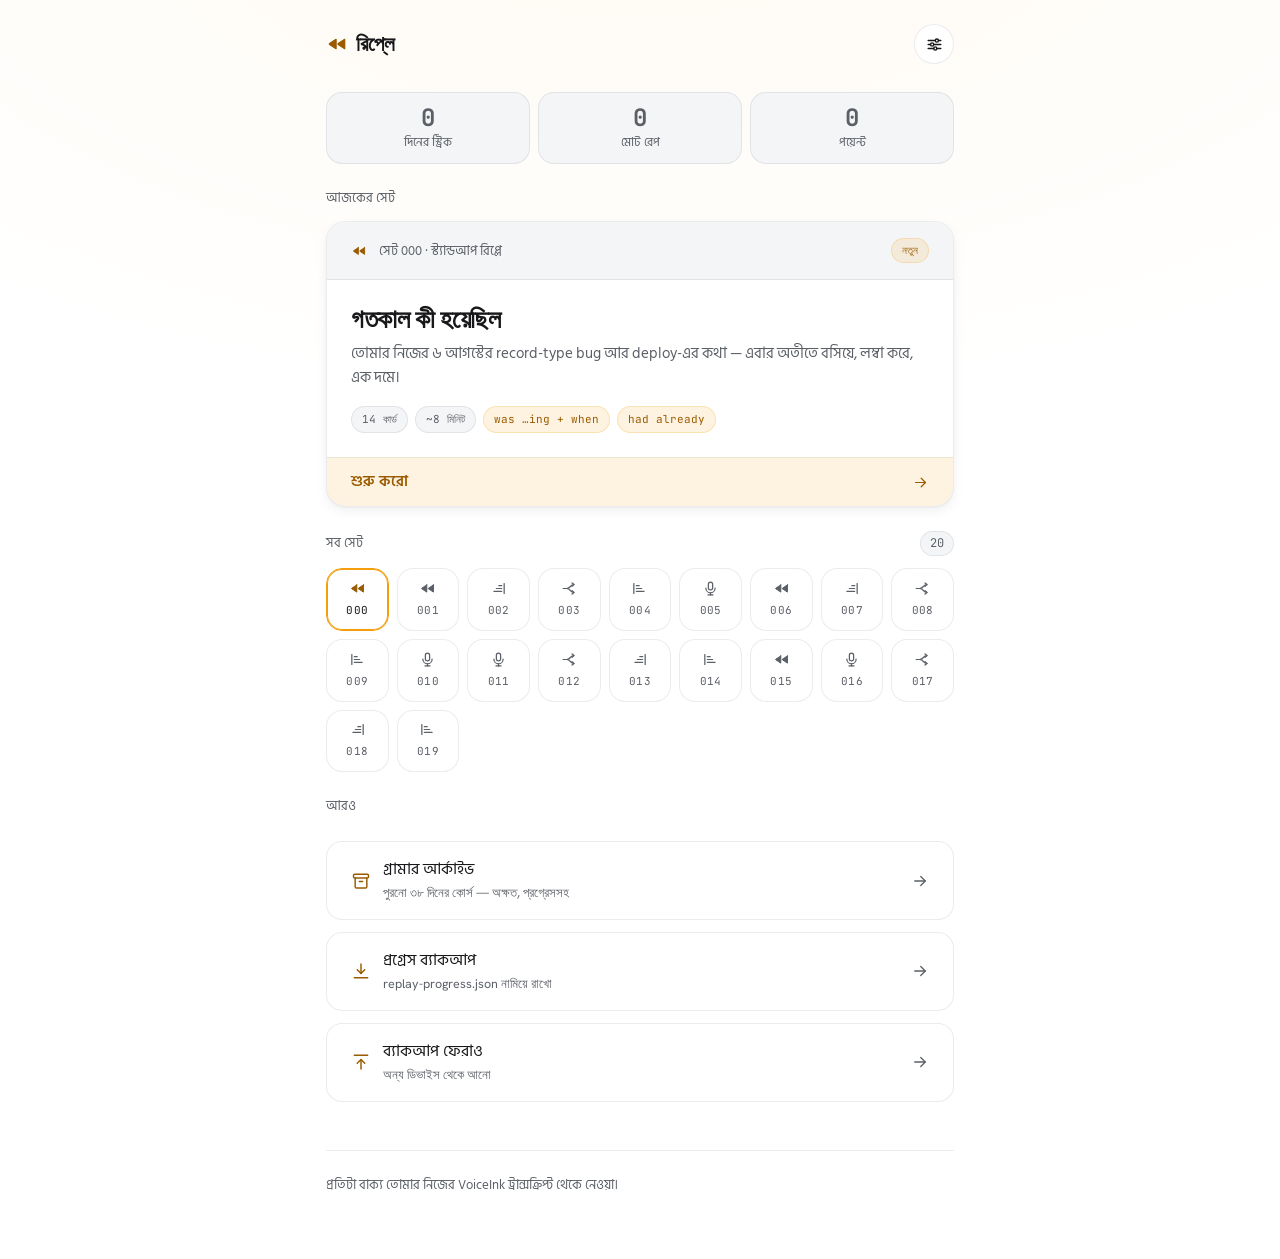
<file: index.html>
<!doctype html>
<html lang="bn">
<head>
  <meta charset="utf-8" />
  <meta name="viewport" content="width=device-width, initial-scale=1, viewport-fit=cover" />
  <meta name="theme-color" content="#FFFFFF" />
  <title>রিপ্লে — Replay</title>
  <meta name="description" content="তোমার নিজের কথা থেকে বানানো স্পিকিং ড্রিল: অতীত ঘটনা, হাইপোথেটিক্যাল, আর লম্বা জটিল বাক্যের মাসল মেমোরি।" />

  <script>
    // Set theme before CSS to avoid a flash. Default: light.
    (function () {
      try {
        var s = JSON.parse(localStorage.getItem("eng30:v3:settings") || "{}");
        var t = s.theme || "light";
        if (t === "system") t = matchMedia("(prefers-color-scheme: dark)").matches ? "dark" : "light";
        document.documentElement.dataset.theme = t;
        document.documentElement.dataset.motion = s.motion === "off" ? "off" : "on";
      } catch (e) { document.documentElement.dataset.theme = "light"; }
    })();
  </script>

  <link rel="preconnect" href="https://fonts.googleapis.com" />
  <link rel="preconnect" href="https://fonts.gstatic.com" crossorigin />
  <link href="https://fonts.googleapis.com/css2?family=Fraunces:opsz,wght@9..144,400;9..144,600;9..144,700&family=Hanken+Grotesk:wght@400;500;600;700&family=Hind+Siliguri:wght@400;500;600&family=JetBrains+Mono:wght@400;500;700&display=swap" rel="stylesheet" />

  <link rel="icon" href="favicon.ico" sizes="48x48" />
  <link rel="icon" href="favicon.svg" type="image/svg+xml" sizes="any" />
  <link rel="apple-touch-icon" href="apple-touch-icon.png" />
  <link rel="manifest" href="site.webmanifest" />
  <meta name="apple-mobile-web-app-title" content="রিপ্লে" />
  <link rel="stylesheet" href="css/tokens.css" />
  <link rel="stylesheet" href="css/app.css" />
</head>
<body>
  <main id="app" class="container"><div class="loading">লোড হচ্ছে…</div></main>
  <script type="module" src="js/app.js"></script>
</body>
</html>
</file>
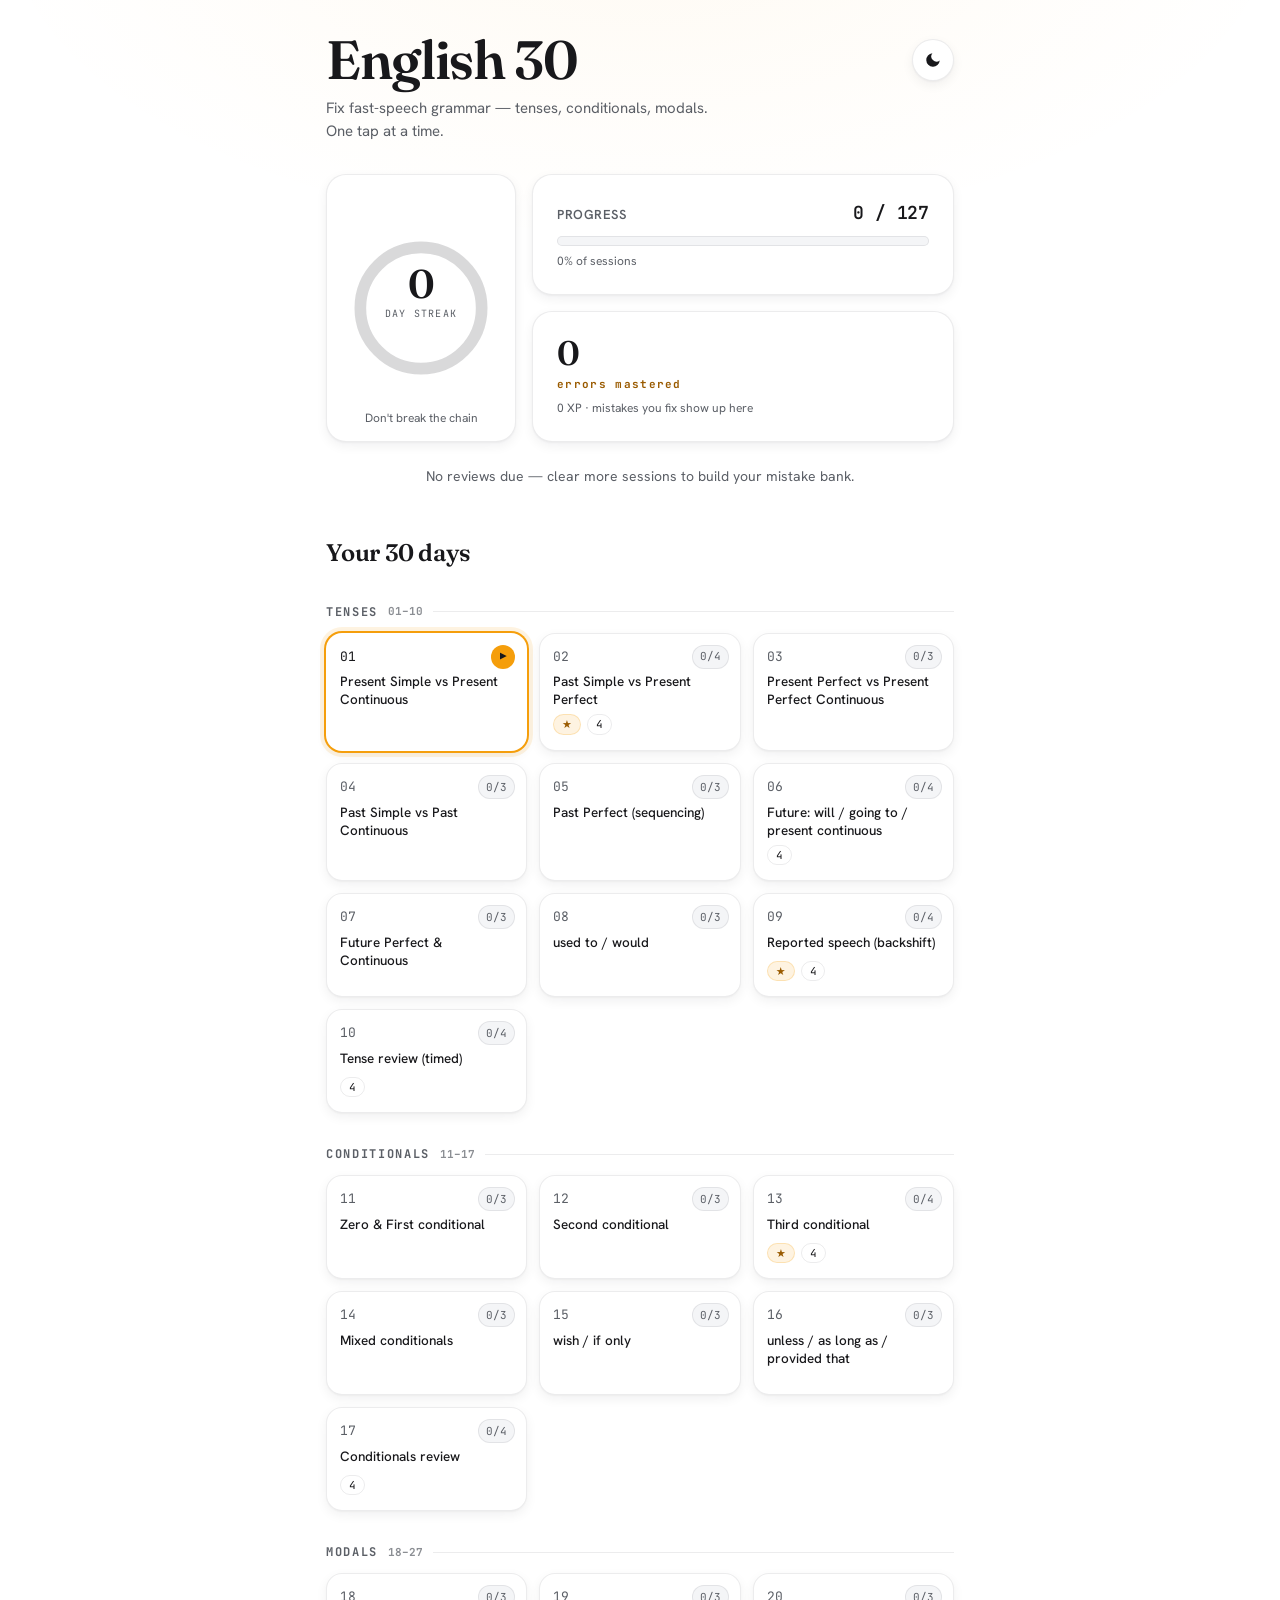
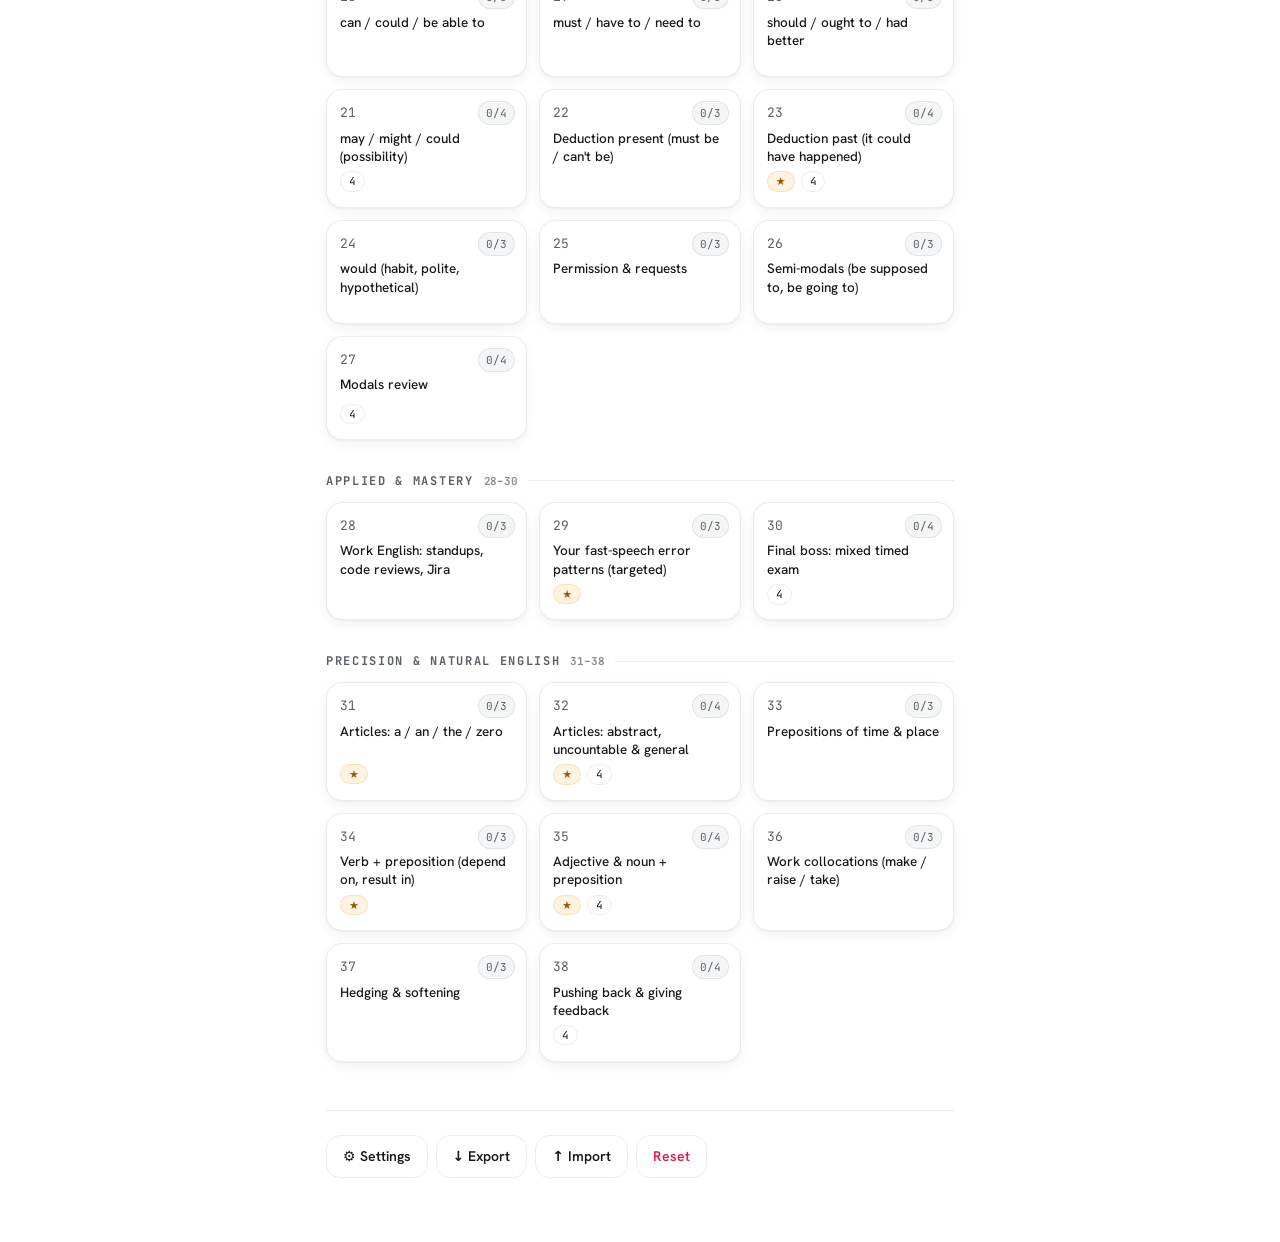
<file: archive/index.html>
<!doctype html>
<html lang="en">
<head>
  <meta charset="utf-8" />
  <meta name="viewport" content="width=device-width, initial-scale=1, viewport-fit=cover" />
  <meta name="theme-color" content="#F4EDDF" />
  <title>English 30 — grammar drilling</title>
  <meta name="description" content="A 30-day, 100-session tap-first grammar game: tenses, conditionals, modals." />

  <script>
    // Set theme before CSS to avoid a flash. Default: light.
    (function () {
      try {
        var s = JSON.parse(localStorage.getItem("eng30:v2:settings") || "{}");
        var t = s.theme || "light";
        if (t === "system") t = matchMedia("(prefers-color-scheme: dark)").matches ? "dark" : "light";
        document.documentElement.dataset.theme = t;
      } catch (e) { document.documentElement.dataset.theme = "light"; }
    })();
  </script>

  <link rel="preconnect" href="https://fonts.googleapis.com" />
  <link rel="preconnect" href="https://fonts.gstatic.com" crossorigin />
  <link href="https://fonts.googleapis.com/css2?family=Fraunces:opsz,wght@9..144,400;9..144,600;9..144,700&family=Hanken+Grotesk:wght@400;500;600;700&family=Hind+Siliguri:wght@400;500;600&family=JetBrains+Mono:wght@400;500;700&display=swap" rel="stylesheet" />

  <link rel="stylesheet" href="css/tokens.css" />
  <link rel="stylesheet" href="css/app.css" />
</head>
<body>
  <main id="app" class="container"><div class="loading">Loading…</div></main>
  <script type="module" src="js/app.js"></script>
</body>
</html>
</file>
<file: css/tokens.css>
/* tokens.css — "Ember Ledger" design system.
   Crisp white light + refined cool near-black dark. One disciplined amber accent
   that flares only on rewards. Contrast-audited for WCAG AA.
   :root = LIGHT (default). :root[data-theme="dark"] = DARK overrides. */
:root {
  /* ---- color: LIGHT (default) ---- */
  --ink: #FFFFFF;                                  /* page background */
  --bg-glow: rgba(245, 158, 11, 0.05);            /* subtle amber glow behind page */
  --surface: #FFFFFF;                              /* cards (depth via border+shadow) */
  --surface-2: #F4F5F7;                            /* secondary surfaces, inputs, keycaps */
  --surface-hover: #ECEEF1;
  --cream: #18181B;                                /* primary text */
  --muted: #5B5F66;                                /* secondary text */
  --accent: #F59E0B;                               /* amber FILL: buttons, ring, bars */
  --accent-ink: #18181B;                           /* text/icon on amber fill (8.25:1) */
  --accent-text: #9A5B00;                          /* amber as TEXT on surface (5.4:1) */
  --accent-soft: rgba(245, 158, 11, 0.12);
  --accent-glow: 0 0 6px rgba(245, 158, 11, 0.35);
  --correct: #16A34A;
  --correct-bg: rgba(22, 163, 74, 0.10);
  --correct-text: #157F3C;
  --correct-line: rgba(22, 163, 74, 0.45);
  --wrong: #E11D48;
  --wrong-bg: rgba(225, 29, 72, 0.10);
  --wrong-text: #C01A3E;
  --line: rgba(24, 24, 27, 0.08);                  /* hairline borders */
  --line-strong: rgba(24, 24, 27, 0.16);           /* hover borders */
  --note-bg: rgba(245, 158, 11, 0.08);
  --note-border: rgba(245, 158, 11, 0.22);
  --note-text: #6B4A12;
  --bn-text: #3F4147;
  --scrim: rgba(16, 18, 24, 0.45);
  --shadow-1: 0 1px 2px rgba(24,24,27,0.04), 0 4px 12px rgba(24,24,27,0.06);
  --shadow-2: 0 8px 24px rgba(24,24,27,0.10), 0 24px 60px rgba(24,24,27,0.14);
  --sheen: inset 0 1px 0 rgba(255,255,255,0.25);

  /* ---- type ---- */
  --font-display: "Fraunces", Georgia, serif;
  --font-body: "Hanken Grotesk", system-ui, sans-serif;
  --font-mono: "JetBrains Mono", ui-monospace, monospace;
  --font-bn: "Hind Siliguri", "Hanken Grotesk", sans-serif;

  /* ---- spacing ---- */
  --s-1: 4px; --s-2: 8px; --s-3: 12px; --s-4: 16px;
  --s-5: 24px; --s-6: 32px; --s-7: 48px; --s-8: 64px;

  /* ---- radii ---- */
  --r-token: 10px; --r-control: 14px; --r-cell: 16px;
  --r-card: 20px; --r-modal: 24px; --r-pill: 999px;

  /* ---- motion ---- */
  --dur-micro: 140ms; --dur-state: 280ms; --dur-reward: 720ms;
  --ease-out-soft: cubic-bezier(0.22, 1, 0.36, 1);
  --ease-standard: cubic-bezier(0.2, 0, 0, 1);
  --ease-spring: cubic-bezier(0.34, 1.4, 0.4, 1);
  --ease: var(--ease-out-soft);

  /* ---- layout ---- */
  --col: 660px;

  color-scheme: light;
}

/* ---- color: DARK ---- */
:root[data-theme="dark"] {
  --ink: #0C0D10;
  --bg-glow: rgba(245, 158, 11, 0.10);
  --surface: #15161A;
  --surface-2: #1E2026;
  --surface-hover: #262932;
  --cream: #F4F4F5;
  --muted: #A1A3AB;
  --accent: #F59E0B;
  --accent-ink: #15161A;
  --accent-text: #FBBF24;
  --accent-soft: rgba(245, 158, 11, 0.16);
  --accent-glow: 0 0 10px rgba(245, 158, 11, 0.55);
  --correct: #22C55E;
  --correct-bg: rgba(34, 197, 94, 0.14);
  --correct-text: #4ADE80;
  --correct-line: rgba(34, 197, 94, 0.50);
  --wrong: #F43F5E;
  --wrong-bg: rgba(244, 63, 94, 0.14);
  --wrong-text: #FB7185;
  --line: rgba(244, 244, 245, 0.09);
  --line-strong: rgba(244, 244, 245, 0.18);
  --note-bg: rgba(245, 158, 11, 0.12);
  --note-border: rgba(245, 158, 11, 0.28);
  --note-text: #F0C674;
  --bn-text: #D4D6DD;
  --scrim: rgba(0, 0, 0, 0.6);
  --shadow-1: 0 1px 2px rgba(0,0,0,0.40), 0 6px 16px rgba(0,0,0,0.45);
  --shadow-2: 0 10px 30px rgba(0,0,0,0.55), 0 30px 70px rgba(0,0,0,0.60);
  --sheen: inset 0 1px 0 rgba(255,255,255,0.06);

  color-scheme: dark;
}

/* ---------------------------------------------------------------
   Replay (v3) additions. Layered on top of Ember Ledger above so
   the archive and the new app stay visually one family.
   --------------------------------------------------------------- */
:root {
  --past: #6366F1;                                 /* the "flipped to past" state */
  --past-bg: rgba(99, 102, 241, 0.10);
  --past-text: #4338CA;
  --past-line: rgba(99, 102, 241, 0.40);
  --hp: #16A34A;
  --hp-low: #E11D48;
  --rail: rgba(24, 24, 27, 0.06);                  /* ladder rails, timer troughs */
  --col-wide: 720px;
}
:root[data-theme="dark"] {
  --past: #818CF8;
  --past-bg: rgba(129, 140, 248, 0.16);
  --past-text: #A5B4FC;
  --past-line: rgba(129, 140, 248, 0.45);
  --hp: #22C55E;
  --hp-low: #F43F5E;
  --rail: rgba(244, 244, 245, 0.07);
}
</file>
<file: css/app.css>
/* app.css — Replay. Layout, cards, six stations, motion. */

*, *::before, *::after { box-sizing: border-box; }

html { -webkit-text-size-adjust: 100%; }

body {
  margin: 0;
  background: var(--ink);
  background-image: radial-gradient(120% 80% at 50% -10%, var(--bg-glow), transparent 70%);
  background-attachment: fixed;
  color: var(--cream);
  font-family: var(--font-body);
  font-size: 17px;
  line-height: 1.6;
  -webkit-font-smoothing: antialiased;
  -webkit-tap-highlight-color: transparent;
}

.container { max-width: var(--col); margin: 0 auto; padding: 0 var(--s-4) var(--s-8); }
.loading { padding: var(--s-8) 0; text-align: center; color: var(--muted); }

.bn { font-family: var(--font-bn); }
.mono { font-family: var(--font-mono); font-variant-numeric: tabular-nums; }
.sr { position: absolute; width: 1px; height: 1px; overflow: hidden; clip: rect(0 0 0 0); white-space: nowrap; }

button { font: inherit; color: inherit; background: none; border: none; margin: 0; padding: 0; cursor: pointer; }
:focus-visible { outline: 2px solid var(--accent); outline-offset: 3px; border-radius: 4px; }

/* ============================ chrome ============================ */
.topbar {
  display: flex; align-items: center; gap: var(--s-3);
  padding: var(--s-5) 0 var(--s-4);
}
.brand {
  font-family: var(--font-display); font-weight: 700; font-size: 21px;
  letter-spacing: -0.01em; display: flex; align-items: center; gap: 8px;
}
.brand .glyph { color: var(--accent-text); }
.topbar .spacer { margin-left: auto; }

.iconbtn {
  width: 40px; height: 40px; border-radius: var(--r-pill);
  border: 1px solid var(--line); background: var(--surface);
  display: grid; place-items: center; font-size: 16px;
  transition: background var(--dur-micro) var(--ease), border-color var(--dur-micro) var(--ease);
}
.iconbtn:hover { background: var(--surface-hover); border-color: var(--line-strong); }

/* ============================ home ============================ */

/* A strip, not a hero. Two large zeros used to fill half a phone screen before
   the first thing worth tapping came into view. */
.stats3 {
  display: grid; grid-template-columns: repeat(3, 1fr); gap: 8px;
  margin: var(--s-3) 0 var(--s-5);
}
.stat3 {
  background: var(--surface-2); border: 1px solid var(--line);
  border-radius: var(--r-cell); padding: 12px 10px; text-align: center;
}
.stat3 .n {
  font-weight: 700; font-size: 24px; line-height: 1.1;
  letter-spacing: -0.02em; font-variant-numeric: tabular-nums; color: var(--muted);
}
.stat3.hot .n { color: var(--accent-text); }
.stat3 .k { font-size: 12px; color: var(--muted); margin-top: 4px; line-height: 1.3; }

/* The set map. Twenty full cards is a scroll; twenty tiles is a screen. */
.setgrid {
  display: grid; grid-template-columns: repeat(auto-fill, minmax(60px, 1fr));
  gap: 8px; margin-bottom: var(--s-2);
}
.settile {
  aspect-ratio: 1; display: grid; place-content: center; gap: 5px;
  border: 1px solid var(--line); border-radius: var(--r-cell);
  background: var(--surface); color: var(--muted);
  transition: transform var(--dur-micro) var(--ease-spring),
              background var(--dur-micro) var(--ease), border-color var(--dur-micro) var(--ease);
}
.settile:hover { background: var(--surface-hover); border-color: var(--line-strong); }
.settile:active { transform: scale(0.95); }
.settile .n { font-family: var(--font-mono); font-size: 11px; letter-spacing: 0.04em; }
.settile .ico { margin: 0 auto; }
.settile.done {
  background: var(--accent-soft); border-color: var(--note-border); color: var(--accent-text);
}
.settile.now {
  border-color: var(--accent); box-shadow: 0 0 0 1px var(--accent) inset; color: var(--cream);
}
.settile.now .ico { color: var(--accent-text); }

.sectionlabel .count {
  margin-left: auto; font-size: 12px; color: var(--muted);
  background: var(--surface-2); border: 1px solid var(--line);
  border-radius: var(--r-pill); padding: 2px 9px;
}

/* set card */
.setcard {
  border: 1px solid var(--line); border-radius: var(--r-card); background: var(--surface);
  box-shadow: var(--shadow-1); overflow: hidden; margin-bottom: var(--s-4);
  transition: transform var(--dur-state) var(--ease), box-shadow var(--dur-state) var(--ease);
  display: block; width: 100%; text-align: left;
}
.setcard:hover { transform: translateY(-2px); box-shadow: var(--shadow-2); }
.setcard[disabled] { opacity: 0.55; pointer-events: none; }
.setcard .top {
  padding: var(--s-4) var(--s-5); display: flex; align-items: center; gap: var(--s-3);
  border-bottom: 1px solid var(--line); background: var(--surface-2);
}
.setcard .world { font-family: var(--font-mono); font-size: 11px; letter-spacing: 0.12em; text-transform: uppercase; color: var(--muted); }
.setcard .badge {
  margin-left: auto; font-family: var(--font-mono); font-size: 11px;
  padding: 3px 10px; border-radius: var(--r-pill);
  background: var(--accent-soft); color: var(--accent-text); border: 1px solid var(--note-border);
}
.setcard .badge.done { background: var(--correct-bg); color: var(--correct-text); border-color: var(--correct-line); }
.setcard .body { padding: var(--s-5); }
.setcard h2 { font-family: var(--font-display); font-weight: 600; font-size: 26px; line-height: 1.2; margin: 0 0 6px; letter-spacing: -0.015em; }
.setcard .desc { font-family: var(--font-bn); color: var(--muted); font-size: 15px; margin: 0 0 var(--s-4); }
.setcard .meta { display: flex; flex-wrap: wrap; gap: 7px; }
.setcard .top .ic { color: var(--accent-text); }
.setcard .go {
  display: flex; align-items: center; gap: 7px;
  padding: 12px var(--s-5); border-top: 1px solid var(--line);
  background: var(--accent-soft); color: var(--accent-text);
  font-family: var(--font-bn); font-size: 15px; font-weight: 600;
}
.setcard .go .ico { margin-left: auto; }
.setcard.hero:hover .go .ico { transform: translateX(3px); }
.setcard .go .ico { transition: transform var(--dur-micro) var(--ease); }

.tag {
  font-family: var(--font-mono); font-size: 11px; padding: 4px 10px;
  border-radius: var(--r-pill); background: var(--surface-2); color: var(--muted);
  border: 1px solid var(--line);
}
.tag.accent { background: var(--accent-soft); color: var(--accent-text); border-color: var(--note-border); }

.rowlinks { display: grid; gap: var(--s-3); margin-top: var(--s-5); }
.rowlink {
  display: flex; align-items: center; gap: var(--s-3); width: 100%;
  padding: var(--s-4) var(--s-5); border: 1px solid var(--line); border-radius: var(--r-cell);
  background: var(--surface); text-align: left; color: inherit; text-decoration: none;
  transition: background var(--dur-micro) var(--ease), border-color var(--dur-micro) var(--ease);
}
.rowlink:hover { background: var(--surface-hover); border-color: var(--line-strong); }
.rowlink .ic { font-size: 18px; }
.rowlink .t { font-family: var(--font-bn); font-size: 15.5px; }
.rowlink .t small { display: block; font-family: var(--font-body); font-size: 12.5px; color: var(--muted); }
.rowlink .chev { margin-left: auto; color: var(--faint, var(--muted)); }

.sectionlabel {
  font-family: var(--font-mono); font-size: 11px; letter-spacing: 0.16em;
  text-transform: uppercase; color: var(--muted); margin: var(--s-6) 0 var(--s-3);
}

/* ============================ player chrome ============================ */
.playerbar { display: flex; align-items: center; gap: var(--s-3); padding: var(--s-4) 0; }
.progressdots { display: flex; gap: 5px; flex: 1; }
.pdot { height: 4px; flex: 1; border-radius: var(--r-pill); background: var(--rail); overflow: hidden; }
.pdot.done { background: var(--accent); }
.pdot.now { background: var(--accent); opacity: 0.45; }

.hpbar { width: 84px; height: 6px; border-radius: var(--r-pill); background: var(--rail); overflow: hidden; }
.hpbar i { display: block; height: 100%; background: var(--hp); border-radius: var(--r-pill); transition: width var(--dur-state) var(--ease), background var(--dur-state) var(--ease); }
.hpbar.low i { background: var(--hp-low); }

.combo {
  font-family: var(--font-mono); font-size: 12px; font-weight: 700;
  color: var(--accent-text); min-width: 30px; text-align: right;
}
.combo.flare { animation: flare var(--dur-reward) var(--ease); }
@keyframes flare { 0% { transform: scale(1); } 35% { transform: scale(1.45); } 100% { transform: scale(1); } }

/* ============================ the card ============================ */
.card {
  background: var(--surface); border: 1px solid var(--line); border-radius: var(--r-card);
  box-shadow: var(--shadow-2); overflow: hidden; margin-bottom: var(--s-5);
  animation: cardin var(--dur-state) var(--ease) both;
}
@keyframes cardin { from { opacity: 0; transform: translateY(10px); } to { opacity: 1; transform: none; } }

.card .head {
  display: flex; align-items: center; gap: 9px; padding: 12px var(--s-5);
  border-bottom: 1px solid var(--line); background: var(--surface-2);
}
.card .head .ic { font-size: 15px; }
.card .head .cheat {
  font-family: var(--font-mono); font-size: 11.5px; color: var(--cream);
  font-weight: 600; letter-spacing: 0.01em;
}
.card .head .stamp { margin-left: auto; font-family: var(--font-mono); font-size: 10.5px; color: var(--muted); }

.layer { padding: var(--s-4) var(--s-5); border-bottom: 1px solid var(--line); }
.layer:last-child { border-bottom: none; }
.layer.target { background: linear-gradient(180deg, var(--accent-soft), transparent); }
.ltag {
  font-family: var(--font-mono); font-size: 10px; letter-spacing: 0.15em;
  text-transform: uppercase; color: var(--muted); display: block; margin-bottom: 9px;
}

.rawline { font-family: var(--font-mono); font-size: 14px; line-height: 1.85; color: var(--muted); margin: 0; }
.rawline mark { background: var(--wrong-bg); color: var(--wrong-text); border-radius: 5px; padding: 1px 4px; font-weight: 600; }

.sharp {
  font-family: var(--font-display); font-weight: 600; font-size: 21px; line-height: 1.5;
  letter-spacing: -0.005em; margin: 0; color: var(--cream);
}
.sharp em { font-style: normal; color: var(--accent-text); }
.sharp .lit { background: var(--accent-soft); border-radius: 4px; box-shadow: 0 0 0 3px var(--accent-soft); }

.bnline { font-family: var(--font-bn); font-size: 16px; line-height: 1.8; color: var(--bn-text); margin: 0; }
.coachline { font-family: var(--font-bn); font-size: 15px; line-height: 1.75; margin: 0; }
.coachline b { color: var(--accent-text); }

.bnveil {
  display: flex; align-items: center; gap: 8px; width: 100%;
  font-family: var(--font-bn); font-size: 14.5px; color: var(--muted);
  border: 1px dashed var(--line-strong); border-radius: var(--r-control);
  padding: 10px var(--s-4); text-align: left;
}
.bnveil:hover { background: var(--surface-2); }

/* audio */
.audio { display: inline-flex; align-items: center; gap: 9px; margin-top: var(--s-3); flex-wrap: wrap; }
.playbtn {
  display: inline-flex; align-items: center; gap: 8px;
  border: 1px solid var(--line-strong); border-radius: var(--r-pill);
  padding: 6px 14px 6px 7px; background: var(--surface);
  font-family: var(--font-mono); font-size: 11.5px; color: var(--muted);
  transition: border-color var(--dur-micro) var(--ease);
}
.playbtn:hover { border-color: var(--accent); }
.playbtn .tri {
  width: 24px; height: 24px; border-radius: var(--r-pill);
  background: var(--accent); color: var(--accent-ink);
  display: grid; place-items: center; font-size: 9px; flex: none;
}
.playbtn[data-playing="1"] .tri { animation: pulse 1s var(--ease) infinite; }
@keyframes pulse { 0%,100% { transform: scale(1); } 50% { transform: scale(1.14); } }
.rates { display: inline-flex; gap: 3px; }
.rate {
  font-family: var(--font-mono); font-size: 11px; padding: 5px 9px;
  border-radius: var(--r-pill); border: 1px solid var(--line); color: var(--muted);
}
.rate[aria-pressed="true"] { background: var(--accent-soft); color: var(--accent-text); border-color: var(--note-border); font-weight: 700; }

/* rep bar. The button you tap three times a card lives hard right, where a thumb
   already is on a phone; the counter and pips read from the left as usual. */
.repbar { display: flex; align-items: center; gap: var(--s-3); flex-wrap: wrap; }
.speak {
  display: inline-flex; align-items: center; gap: 8px; margin-left: auto;
  background: var(--accent); color: var(--accent-ink);
  font-family: var(--font-mono); font-size: 12.5px; font-weight: 700; letter-spacing: 0.04em;
  padding: 11px 20px; border-radius: var(--r-pill); box-shadow: var(--sheen);
  transition: transform var(--dur-micro) var(--ease-spring), filter var(--dur-micro) var(--ease);
}
.speak:hover { filter: brightness(1.06); }
.speak:active { transform: scale(0.96); }
.speak.live { background: var(--correct); color: #fff; }
.speak[disabled] { opacity: 0.5; pointer-events: none; }
.repmeta { font-family: var(--font-mono); font-size: 11.5px; color: var(--muted); }
.pips { display: flex; gap: 6px; }
.pip { width: 11px; height: 11px; border-radius: var(--r-pill); border: 1.5px solid var(--line-strong); }
.pip.on { background: var(--accent); border-color: var(--accent); animation: pop var(--dur-state) var(--ease-spring); }
@keyframes pop { from { transform: scale(0.4); } to { transform: scale(1); } }

.timer { height: 5px; border-radius: var(--r-pill); background: var(--rail); overflow: hidden; margin-top: var(--s-3); }
.timer i { display: block; height: 100%; width: 100%; background: var(--accent); border-radius: var(--r-pill); transform-origin: left; }
.timer.run i { animation: drain linear forwards; }
@keyframes drain { to { transform: scaleX(0); } }
.timer.over i { background: var(--wrong); }

/* ============================ station: time machine ============================ */
.tokens { display: flex; flex-wrap: wrap; gap: 6px; align-items: center; }
.tok { font-family: var(--font-body); font-size: 17px; padding: 3px 2px; color: var(--cream); }
.slot {
  font-family: var(--font-body); font-size: 17px; font-weight: 600;
  padding: 5px 12px; border-radius: var(--r-token);
  border: 1.5px dashed var(--wrong); color: var(--wrong-text); background: var(--wrong-bg);
  transition: all var(--dur-state) var(--ease);
}
.slot[aria-expanded="true"] { border-style: solid; }
.slot.fixed {
  border: 1.5px solid var(--past-line); background: var(--past-bg); color: var(--past-text);
  animation: flipin var(--dur-state) var(--ease-spring);
}
@keyframes flipin { from { transform: rotateX(-75deg); opacity: 0; } to { transform: none; opacity: 1; } }
.slot.shake { animation: shake 320ms var(--ease-standard); }
@keyframes shake { 10%,90% { transform: translateX(-2px); } 30%,70% { transform: translateX(4px); } 50% { transform: translateX(-4px); } }

.choices { display: flex; flex-wrap: wrap; gap: 7px; margin-top: var(--s-3); }
.choice {
  font-family: var(--font-body); font-size: 15px; padding: 8px 14px;
  border-radius: var(--r-control); border: 1px solid var(--line-strong); background: var(--surface-2);
  transition: background var(--dur-micro) var(--ease);
}
.choice:hover { background: var(--surface-hover); }
.choice.ok { background: var(--correct-bg); border-color: var(--correct-line); color: var(--correct-text); }
.choice.no { background: var(--wrong-bg); border-color: var(--wrong); color: var(--wrong-text); }

/* ============================ station: ladder / backward ============================ */
.rungs { display: grid; gap: 9px; }
.rung {
  display: grid; grid-template-columns: 24px 1fr; gap: 11px; align-items: start;
  opacity: 0.32; transition: opacity var(--dur-state) var(--ease);
}
.rung.shown { opacity: 1; animation: cardin var(--dur-state) var(--ease) both; }
.rung.hidden { display: none; }
.rung .rn { font-family: var(--font-mono); font-size: 11px; color: var(--muted); padding-top: 5px; }
.rung p { margin: 0; font-size: 16px; line-height: 1.6; color: var(--muted); }
.rung.shown p { color: var(--cream); }
.rung.top p { font-family: var(--font-display); font-weight: 600; font-size: 20px; line-height: 1.45; }
.rung .add { color: var(--accent-text); font-weight: 600; }

/* ============================ station: frame swap ============================ */
.frame {
  font-family: var(--font-mono); font-size: 14px; color: var(--accent-text);
  background: var(--accent-soft); border: 1px solid var(--note-border);
  border-radius: var(--r-control); padding: 10px var(--s-4); display: inline-block;
}
.fillcount { font-family: var(--font-mono); font-size: 11.5px; color: var(--muted); margin-left: auto; }
.scene {
  font-family: var(--font-mono); font-size: 10px; letter-spacing: 0.13em; text-transform: uppercase;
  padding: 3px 9px; border-radius: var(--r-pill); border: 1px solid var(--line);
  color: var(--muted); background: var(--surface-2);
}
.scene.daily { color: var(--past-text); background: var(--past-bg); border-color: var(--past-line); }

/* ============================ station: if machine ============================ */
.slotline {
  min-height: 62px; display: flex; flex-wrap: wrap; gap: 7px; align-items: flex-start;
  padding: var(--s-3); border-radius: var(--r-control);
  border: 1.5px dashed var(--line-strong); background: var(--surface-2);
}
.slotline.ok { border-style: solid; border-color: var(--correct-line); background: var(--correct-bg); }
.slotline.no { border-color: var(--wrong); animation: shake 320ms var(--ease-standard); }
.slotline .ph { color: var(--muted); font-size: 14.5px; font-family: var(--font-bn); padding: 6px 4px; }
.tiles { display: flex; flex-wrap: wrap; gap: 7px; margin-top: var(--s-3); }
.tile {
  font-family: var(--font-body); font-size: 15px; padding: 9px 14px;
  border-radius: var(--r-token); border: 1px solid var(--line-strong); background: var(--surface);
  box-shadow: var(--shadow-1);
  transition: transform var(--dur-micro) var(--ease-spring), opacity var(--dur-micro) var(--ease);
}
.tile:hover { transform: translateY(-1px); }
.tile.used { opacity: 0; pointer-events: none; }
.tile.placed { background: var(--accent-soft); border-color: var(--note-border); box-shadow: none; }

/* ============================ station: boss ============================ */
.bossprompt { font-family: var(--font-bn); font-size: 17px; line-height: 1.75; margin: 0; }
.checklist { display: grid; gap: 7px; margin-top: var(--s-3); }
.check {
  display: flex; align-items: center; gap: 10px; width: 100%; text-align: left;
  padding: 10px var(--s-4); border-radius: var(--r-control);
  border: 1px solid var(--line); background: var(--surface-2);
  font-family: var(--font-mono); font-size: 13px; color: var(--muted);
  transition: all var(--dur-micro) var(--ease);
}
.check .box {
  width: 19px; height: 19px; border-radius: 6px; flex: none;
  border: 1.5px solid var(--line-strong); display: grid; place-items: center; font-size: 11px;
}
.check[aria-pressed="true"] { background: var(--correct-bg); border-color: var(--correct-line); color: var(--correct-text); }
.check[aria-pressed="true"] .box { background: var(--correct); border-color: var(--correct); color: #fff; }

.rounds { display: flex; gap: 7px; margin-top: var(--s-3); }
.round {
  flex: 1; text-align: center; padding: 10px 6px; border-radius: var(--r-control);
  border: 1px solid var(--line); background: var(--surface-2);
  font-family: var(--font-mono); font-size: 12px; color: var(--muted);
}
.round .s { display: block; font-size: 18px; font-weight: 700; color: var(--cream); }
.round.done { background: var(--correct-bg); border-color: var(--correct-line); }
.round.done .s { color: var(--correct-text); }
.round.now { border-color: var(--accent); background: var(--accent-soft); }
.round.now .s { color: var(--accent-text); }

/* ============================ finish ============================ */
.finish { text-align: center; padding: var(--s-7) var(--s-4); }
.finish .big {
  font-family: var(--font-mono); font-weight: 700; font-size: 64px; line-height: 1;
  letter-spacing: -0.03em; color: var(--accent-text);
  animation: countin var(--dur-reward) var(--ease-spring) both;
}
@keyframes countin { from { transform: scale(0.7); opacity: 0; } to { transform: none; opacity: 1; } }
.finish h2 { font-family: var(--font-display); font-weight: 600; font-size: 28px; margin: var(--s-4) 0 var(--s-2); }
.finish p { font-family: var(--font-bn); color: var(--muted); margin: 0 0 var(--s-5); }
.finish .grid { display: grid; grid-template-columns: repeat(3, 1fr); gap: 9px; margin: var(--s-5) 0; }
.finish .cell { background: var(--surface-2); border: 1px solid var(--line); border-radius: var(--r-cell); padding: var(--s-4) var(--s-3); }
.finish .cell .n { font-family: var(--font-mono); font-weight: 700; font-size: 22px; }
.finish .cell .k { font-family: var(--font-bn); font-size: 12px; color: var(--muted); margin-top: 4px; }

.btn {
  display: inline-flex; align-items: center; justify-content: center; gap: 8px;
  padding: 13px 24px; border-radius: var(--r-pill);
  background: var(--accent); color: var(--accent-ink);
  font-family: var(--font-body); font-weight: 700; font-size: 15px;
  box-shadow: var(--sheen); transition: filter var(--dur-micro) var(--ease), transform var(--dur-micro) var(--ease-spring);
}
.btn:hover { filter: brightness(1.06); }
.btn:active { transform: scale(0.97); }
.btn.ghost { background: var(--surface); color: var(--cream); border: 1px solid var(--line-strong); box-shadow: none; }

/* ============================ sheet ============================ */
.scrim { position: fixed; inset: 0; background: var(--scrim); z-index: 40; animation: fade var(--dur-state) var(--ease); }
@keyframes fade { from { opacity: 0; } to { opacity: 1; } }
.sheet {
  position: fixed; left: 50%; bottom: 0; transform: translateX(-50%);
  width: min(560px, 100%); background: var(--surface);
  border-radius: var(--r-modal) var(--r-modal) 0 0; border: 1px solid var(--line);
  box-shadow: var(--shadow-2); z-index: 41; padding: var(--s-5);
  padding-bottom: max(var(--s-5), env(safe-area-inset-bottom));
  max-height: 86vh; overflow-y: auto;
  animation: slideup var(--dur-state) var(--ease) both;
}
@keyframes slideup { from { transform: translate(-50%, 100%); } to { transform: translate(-50%, 0); } }

/* A sheet rising from the bottom edge is right on a phone, where the thumb is.
   On a laptop there is no bottom edge to rise from, so it centres instead. */
@media (min-width: 680px) {
  .sheet {
    top: 50%; bottom: auto;
    transform: translate(-50%, -50%);
    border-radius: var(--r-modal);
    padding-bottom: var(--s-5);
    max-height: min(84vh, 760px);
    animation: popin var(--dur-state) var(--ease) both;
  }
  @keyframes popin {
    from { opacity: 0; transform: translate(-50%, calc(-50% + 14px)) scale(0.97); }
    to   { opacity: 1; transform: translate(-50%, -50%) scale(1); }
  }
}
.sheet h3 { font-family: var(--font-display); font-size: 21px; margin: 0 0 var(--s-4); }
.field { display: flex; align-items: center; gap: var(--s-3); padding: var(--s-3) 0; border-bottom: 1px solid var(--line); }
.field:last-of-type { border-bottom: none; }
.field .lbl { font-family: var(--font-bn); font-size: 15px; }
.field .lbl small { display: block; font-family: var(--font-body); font-size: 12.5px; color: var(--muted); }
.field .ctl { margin-left: auto; }
select, input[type="range"] { font: inherit; }
select {
  background: var(--surface-2); color: var(--cream); border: 1px solid var(--line-strong);
  border-radius: var(--r-control); padding: 8px 11px; font-size: 14px; max-width: 190px;
}
.seg { display: inline-flex; border: 1px solid var(--line-strong); border-radius: var(--r-pill); overflow: hidden; }
.seg button { padding: 7px 13px; font-family: var(--font-mono); font-size: 12px; color: var(--muted); }
.seg button[aria-pressed="true"] { background: var(--accent); color: var(--accent-ink); font-weight: 700; }

/* ============================ misc ============================ */
.note {
  font-family: var(--font-bn); font-size: 14.5px; color: var(--note-text);
  background: var(--note-bg); border: 1px solid var(--note-border);
  border-radius: var(--r-control); padding: var(--s-3) var(--s-4); margin-top: var(--s-4);
}
.toast {
  position: fixed; left: 50%; bottom: 26px; transform: translateX(-50%);
  background: var(--surface); border: 1px solid var(--line-strong); border-radius: var(--r-pill);
  padding: 10px 20px; font-family: var(--font-bn); font-size: 14.5px;
  box-shadow: var(--shadow-2); z-index: 50; animation: cardin var(--dur-state) var(--ease);
}
footer.foot { margin-top: var(--s-7); padding-top: var(--s-5); border-top: 1px solid var(--line); color: var(--muted); font-size: 13px; font-family: var(--font-bn); }

@media (max-width: 560px) {
  body { font-size: 16px; }
  .container { padding: 0 var(--s-4) var(--s-7); }
  .stat3 { padding: 11px 8px; }
  .stat3 .n { font-size: 21px; }
  .stat3 .k { font-size: 11px; }
  .sharp { font-size: 19px; }
  .rung.top p { font-size: 18px; }
  .finish .big { font-size: 52px; }
}

@media (prefers-reduced-motion: reduce) {
  *, *::before, *::after { animation-duration: 1ms !important; animation-iteration-count: 1 !important; transition-duration: 1ms !important; }
}
html[data-motion="off"] *, html[data-motion="off"] *::before, html[data-motion="off"] *::after {
  animation-duration: 1ms !important; animation-iteration-count: 1 !important; transition-duration: 1ms !important;
}

/* ---------------------------------------------------------------
   Bangla-safe labels. The uppercase-mono treatment is built for
   Latin; on Bangla the tracking pulls conjuncts apart and the text
   reads as broken. Anything that can hold Bangla gets the Bangla
   face with normal tracking instead. Mono stays where the content
   is genuinely Latin or numeric (dates, rates, counters).
   --------------------------------------------------------------- */
.ltag,
.sectionlabel,
.card .head .cheat,
.repmeta,
.setcard .world,
.setcard .desc,
.scene,
.round,
.fillcount,
.finish .cell .k {
  font-family: var(--font-bn);
  letter-spacing: 0;
  text-transform: none;
}
.ltag { font-size: 12px; }
.sectionlabel { font-size: 13px; }
.card .head .cheat { font-size: 13px; }
.repmeta { font-size: 13px; }
.setcard .world { font-size: 12.5px; }
.scene { font-size: 11.5px; }
.round { font-size: 13px; }
.fillcount { font-size: 12.5px; }

/* Latin-only labels keep the tracked mono treatment. */
.card .head .stamp, .rate, .check, .frame, .tag, .rung .rn { font-family: var(--font-mono); }
.tag { letter-spacing: 0; }

/* Home breathes without a dead band between the hero and the first set. */
.sectionlabel { margin-top: var(--s-5); }
.stats3 + .sectionlabel { margin-top: 0; }

/* ---------------------------------------------------------------
   Icons. Inline SVG on one 24-unit grid, inheriting currentColor,
   so every glyph is identical on every platform and stays sharp at
   any density instead of falling back to a vendor's emoji artwork.
   --------------------------------------------------------------- */
.ico { display: inline-flex; align-items: center; justify-content: center; flex: none; }
.ico svg { display: block; shape-rendering: geometricPrecision; }

.brand .glyph { color: var(--accent-text); }
.card .head .ic { color: var(--accent-text); }
.rowlink .ic { color: var(--accent-text); }
.rowlink .chev { color: var(--muted); transition: transform var(--dur-micro) var(--ease); }
.rowlink:hover .chev { transform: translateX(3px); }
.sectionlabel { display: flex; align-items: center; gap: 7px; }
.sectionlabel .ico { color: var(--correct-text); }
.speak .ico, .btn .ico { margin-right: -2px; }
.check .box .ico { color: transparent; transition: color var(--dur-micro) var(--ease); }
.check[aria-pressed="true"] .box .ico { color: #fff; }
.bnveil .ico { color: var(--muted); }
.playbtn .tri .ico { color: inherit; }
.ltag { display: flex; align-items: center; gap: 6px; }
.ltag .ico { color: var(--correct-text); }

/* Review and mixed drill: two compact entry points, not two more full cards. */
.actions { display: grid; grid-template-columns: repeat(auto-fit, minmax(160px, 1fr)); gap: 9px; }
.actiontile {
  display: flex; align-items: center; gap: 12px; width: 100%; text-align: left;
  padding: 14px var(--s-4); border: 1px solid var(--line); border-radius: var(--r-cell);
  background: var(--surface);
  transition: background var(--dur-micro) var(--ease), border-color var(--dur-micro) var(--ease);
}
.actiontile:hover { background: var(--surface-hover); border-color: var(--line-strong); }
.actiontile .ic { color: var(--accent-text); }
.actiontile .t { font-family: var(--font-bn); font-size: 15px; font-weight: 600; display: block; }
.actiontile .s { font-family: var(--font-bn); font-size: 12.5px; color: var(--muted); display: block; margin-top: 2px; }
.actiontile .chev { margin-left: auto; color: var(--muted); transition: transform var(--dur-micro) var(--ease); }
.actiontile:hover .chev { transform: translateX(3px); }

/* ---------------------------------------------------------------
   Resume. An evening rarely holds a whole set, so a half-finished
   deck is the first thing on the screen the next morning — with the
   bar showing how much of it is already behind you.
   --------------------------------------------------------------- */
.setcard.resume { border-color: var(--note-border); }
.setcard.resume .top { background: var(--accent-soft); border-bottom-color: var(--note-border); }
.setcard.resume .badge.when {
  font-family: var(--font-bn); letter-spacing: 0;
  background: var(--surface); color: var(--muted); border-color: var(--line);
}
.resumebar {
  height: 6px; border-radius: var(--r-pill); background: var(--rail);
  overflow: hidden; margin: 10px 0;
}
.resumebar i {
  display: block; height: 100%; min-width: 6px; border-radius: var(--r-pill);
  background: var(--accent); transition: width var(--dur-state) var(--ease);
}
.resumemeta { font-family: var(--font-bn); font-size: 14.5px; color: var(--muted); margin: 0; }

/* The tile of a set you are mid-way through: a fill line under the number. */
.settile.part {
  position: relative; overflow: hidden;
  background: var(--accent-soft); border-color: var(--note-border); color: var(--accent-text);
}
.settile.part::after {
  content: ""; position: absolute; left: 0; bottom: 0; height: 3px;
  width: var(--p, 0%); background: var(--accent);
}

/* Shown once, on the card the player was resumed onto. */
.resumenote {
  display: flex; align-items: center; gap: 9px; flex-wrap: wrap;
  padding: 11px var(--s-4); margin-bottom: var(--s-4);
  border: 1px solid var(--note-border); border-radius: var(--r-cell);
  background: var(--note-bg); color: var(--note-text); font-size: 14px;
}
.resumenote .ic { color: var(--accent-text); }
.resumenote .restart {
  margin-left: auto; padding: 5px 12px; font-size: 13px;
  border: 1px solid var(--line-strong); border-radius: var(--r-pill);
  background: var(--surface); color: var(--muted);
  transition: background var(--dur-micro) var(--ease), color var(--dur-micro) var(--ease);
}
.resumenote .restart:hover { background: var(--surface-hover); color: var(--cream); }
</file>
<file: archive/css/tokens.css>
/* tokens.css — "Ember Ledger" design system.
   Crisp white light + refined cool near-black dark. One disciplined amber accent
   that flares only on rewards. Contrast-audited for WCAG AA.
   :root = LIGHT (default). :root[data-theme="dark"] = DARK overrides. */
:root {
  /* ---- color: LIGHT (default) ---- */
  --ink: #FFFFFF;                                  /* page background */
  --bg-glow: rgba(245, 158, 11, 0.05);            /* subtle amber glow behind page */
  --surface: #FFFFFF;                              /* cards (depth via border+shadow) */
  --surface-2: #F4F5F7;                            /* secondary surfaces, inputs, keycaps */
  --surface-hover: #ECEEF1;
  --cream: #18181B;                                /* primary text */
  --muted: #5B5F66;                                /* secondary text */
  --accent: #F59E0B;                               /* amber FILL: buttons, ring, bars */
  --accent-ink: #18181B;                           /* text/icon on amber fill (8.25:1) */
  --accent-text: #9A5B00;                          /* amber as TEXT on surface (5.4:1) */
  --accent-soft: rgba(245, 158, 11, 0.12);
  --accent-glow: 0 0 6px rgba(245, 158, 11, 0.35);
  --correct: #16A34A;
  --correct-bg: rgba(22, 163, 74, 0.10);
  --correct-text: #157F3C;
  --correct-line: rgba(22, 163, 74, 0.45);
  --wrong: #E11D48;
  --wrong-bg: rgba(225, 29, 72, 0.10);
  --wrong-text: #C01A3E;
  --line: rgba(24, 24, 27, 0.08);                  /* hairline borders */
  --line-strong: rgba(24, 24, 27, 0.16);           /* hover borders */
  --note-bg: rgba(245, 158, 11, 0.08);
  --note-border: rgba(245, 158, 11, 0.22);
  --note-text: #6B4A12;
  --bn-text: #3F4147;
  --scrim: rgba(16, 18, 24, 0.45);
  --shadow-1: 0 1px 2px rgba(24,24,27,0.04), 0 4px 12px rgba(24,24,27,0.06);
  --shadow-2: 0 8px 24px rgba(24,24,27,0.10), 0 24px 60px rgba(24,24,27,0.14);
  --sheen: inset 0 1px 0 rgba(255,255,255,0.25);

  /* ---- type ---- */
  --font-display: "Fraunces", Georgia, serif;
  --font-body: "Hanken Grotesk", system-ui, sans-serif;
  --font-mono: "JetBrains Mono", ui-monospace, monospace;
  --font-bn: "Hind Siliguri", "Hanken Grotesk", sans-serif;

  /* ---- spacing ---- */
  --s-1: 4px; --s-2: 8px; --s-3: 12px; --s-4: 16px;
  --s-5: 24px; --s-6: 32px; --s-7: 48px; --s-8: 64px;

  /* ---- radii ---- */
  --r-token: 10px; --r-control: 14px; --r-cell: 16px;
  --r-card: 20px; --r-modal: 24px; --r-pill: 999px;

  /* ---- motion ---- */
  --dur-micro: 140ms; --dur-state: 280ms; --dur-reward: 720ms;
  --ease-out-soft: cubic-bezier(0.22, 1, 0.36, 1);
  --ease-standard: cubic-bezier(0.2, 0, 0, 1);
  --ease-spring: cubic-bezier(0.34, 1.4, 0.4, 1);
  --ease: var(--ease-out-soft);

  /* ---- layout ---- */
  --col: 660px;

  color-scheme: light;
}

/* ---- color: DARK ---- */
:root[data-theme="dark"] {
  --ink: #0C0D10;
  --bg-glow: rgba(245, 158, 11, 0.10);
  --surface: #15161A;
  --surface-2: #1E2026;
  --surface-hover: #262932;
  --cream: #F4F4F5;
  --muted: #A1A3AB;
  --accent: #F59E0B;
  --accent-ink: #15161A;
  --accent-text: #FBBF24;
  --accent-soft: rgba(245, 158, 11, 0.16);
  --accent-glow: 0 0 10px rgba(245, 158, 11, 0.55);
  --correct: #22C55E;
  --correct-bg: rgba(34, 197, 94, 0.14);
  --correct-text: #4ADE80;
  --correct-line: rgba(34, 197, 94, 0.50);
  --wrong: #F43F5E;
  --wrong-bg: rgba(244, 63, 94, 0.14);
  --wrong-text: #FB7185;
  --line: rgba(244, 244, 245, 0.09);
  --line-strong: rgba(244, 244, 245, 0.18);
  --note-bg: rgba(245, 158, 11, 0.12);
  --note-border: rgba(245, 158, 11, 0.28);
  --note-text: #F0C674;
  --bn-text: #D4D6DD;
  --scrim: rgba(0, 0, 0, 0.6);
  --shadow-1: 0 1px 2px rgba(0,0,0,0.40), 0 6px 16px rgba(0,0,0,0.45);
  --shadow-2: 0 10px 30px rgba(0,0,0,0.55), 0 30px 70px rgba(0,0,0,0.60);
  --sheen: inset 0 1px 0 rgba(255,255,255,0.06);

  color-scheme: dark;
}
</file>
<file: archive/css/app.css>
/* app.css — "Ember Ledger" components, layout, motion. Pairs with tokens.css. */

* { box-sizing: border-box; }
html, body { margin: 0; padding: 0; }
body {
  background:
    radial-gradient(1100px 560px at 50% -10%, var(--bg-glow), transparent 60%),
    var(--ink);
  background-attachment: fixed;
  color: var(--cream);
  font-family: var(--font-body);
  font-size: 16px;
  line-height: 1.5;
  -webkit-font-smoothing: antialiased;
  text-rendering: optimizeLegibility;
  -webkit-tap-highlight-color: transparent;
}
.bn, .explain-bn, .rule-bn { font-family: var(--font-bn); }
.mono { font-family: var(--font-mono); font-variant-numeric: tabular-nums; letter-spacing: -0.01em; }
.hidden { display: none !important; }
code { font-family: var(--font-mono); background: var(--surface-2); padding: 1px 6px; border-radius: 6px; color: var(--accent-text); }
::selection { background: var(--accent-soft); }
:focus-visible { outline: none; box-shadow: 0 0 0 3px var(--accent-soft), 0 0 0 1px var(--accent); }

.container { max-width: var(--col); margin: 0 auto; padding: var(--s-6) var(--s-4) var(--s-8); }
.loading { color: var(--muted); padding: var(--s-7) 0; text-align: center; }

/* ---------- buttons ---------- */
.btn {
  font: inherit; font-weight: 600; font-size: 15px;
  color: var(--cream); background: var(--surface);
  border: 1px solid var(--line); border-radius: var(--r-control);
  padding: 13px 22px; cursor: pointer;
  transition: transform var(--dur-micro) var(--ease-standard), background var(--dur-micro), border-color var(--dur-micro), box-shadow var(--dur-micro), filter var(--dur-micro);
}
.btn:hover { background: var(--surface-hover); border-color: var(--line-strong); transform: translateY(-1px); }
.btn:active { transform: translateY(1px) scale(0.98); }
.btn.primary { background: var(--accent); color: var(--accent-ink); border-color: transparent; box-shadow: var(--shadow-1), var(--sheen); }
.btn.primary:hover { filter: brightness(1.04); background: var(--accent); border-color: transparent; transform: translateY(-1px); }
.btn.ghost { background: transparent; box-shadow: none; }
.btn.ghost:hover { background: var(--surface-hover); }
.btn.danger { color: var(--wrong); background: transparent; }
.btn.danger-solid { background: var(--wrong); color: #fff; border-color: transparent; }
.btn:disabled { opacity: 0.45; cursor: not-allowed; transform: none; box-shadow: none; }
.icon-btn {
  display: inline-flex; align-items: center; justify-content: center;
  width: 42px; height: 42px; border-radius: var(--r-pill);
  background: var(--surface); border: 1px solid var(--line);
  color: var(--cream); text-decoration: none; font-size: 18px; cursor: pointer;
  box-shadow: var(--shadow-1);
  transition: transform var(--dur-micro) var(--ease-standard), background var(--dur-micro), border-color var(--dur-micro);
}
.icon-btn:hover { background: var(--surface-hover); border-color: var(--line-strong); transform: translateY(-1px); }

/* ---------- home ---------- */
.home-head { margin-bottom: var(--s-6); }
.head-row { display: flex; align-items: center; justify-content: space-between; gap: var(--s-4); }
.theme-toggle { flex: none; }
.theme-toggle svg { width: 18px; height: 18px; display: block; }
.brand {
  font-family: var(--font-display);
  font-weight: 600; font-size: clamp(34px, 8vw, 54px);
  letter-spacing: -0.025em; line-height: 1.02; margin: 0;
}
.tagline { color: var(--muted); margin: 10px 0 0; max-width: 48ch; font-size: 15px; }

.stats {
  display: grid; grid-template-columns: auto 1fr; gap: var(--s-4);
  align-items: stretch; margin-bottom: var(--s-5);
}
.stat {
  background: var(--surface); border: 1px solid var(--line);
  border-radius: var(--r-card); padding: var(--s-5);
  display: flex; flex-direction: column; gap: 6px;
  box-shadow: var(--shadow-1);
}
.stat-cap { color: var(--muted); font-size: 12px; margin-top: auto; }

.ring-stat { grid-row: span 2; align-items: center; justify-content: center; position: relative; min-width: 168px; }
.ring { width: 140px; height: 140px; display: block; }
.ring-track { fill: none; stroke: var(--line-strong); stroke-width: 10; }
.ring-val {
  fill: none; stroke: var(--accent); stroke-width: 10; stroke-linecap: round;
  transform: rotate(-90deg); transform-origin: 50% 50%;
  stroke-dasharray: var(--c); stroke-dashoffset: var(--off);
  animation: ringfill 0.85s var(--ease-out-soft) both;
}
.ring-stat.hot .ring-val { filter: drop-shadow(var(--accent-glow)); }
@keyframes ringfill { from { stroke-dashoffset: var(--c); } }
.ring-center { position: absolute; top: 0; bottom: 30px; left: 0; right: 0; display: flex; flex-direction: column; align-items: center; justify-content: center; gap: 2px; }
.ring-num { font-family: var(--font-display); font-size: 40px; font-weight: 600; color: var(--cream); line-height: 1; }
.ring-label { font-family: var(--font-mono); font-size: 10px; color: var(--muted); letter-spacing: 0.12em; text-transform: uppercase; }
.ring-flame { color: var(--accent); font-size: 14px; line-height: 1; }
.ring-stat .stat-cap { position: absolute; bottom: 14px; }

.focus-top { display: flex; flex-wrap: wrap; gap: 2px 12px; justify-content: space-between; align-items: baseline; }
.focus-label { font-weight: 600; font-size: 13px; text-transform: uppercase; letter-spacing: 0.04em; color: var(--muted); }
.focus-count { color: var(--cream); font-weight: 600; font-size: 18px; }
.focus-bar { height: 10px; background: var(--surface-2); border-radius: var(--r-pill); overflow: hidden; box-shadow: inset 0 0 0 1px var(--line); margin-top: 4px; }
.focus-fill { height: 100%; background: linear-gradient(90deg, #F59E0B, #FBBF24); border-radius: var(--r-pill); box-shadow: inset 0 1px 0 rgba(255,255,255,0.3); transition: width 0.6s var(--ease-out-soft); }

.points-num { font-family: var(--font-display); font-size: 34px; font-weight: 600; color: var(--cream); line-height: 1; }
.points-label { font-family: var(--font-mono); font-size: 11px; color: var(--accent-text); font-weight: 700; letter-spacing: 0.12em; }

.muted-note { color: var(--muted); font-size: 14px; margin: var(--s-2) 0; }
.review-cta { display: block; width: 100%; text-align: center; box-sizing: border-box; margin: var(--s-4) 0 0; }
a.review-cta.btn { text-decoration: none; }
.missed-note {
  background: var(--note-bg); border: 1px solid var(--note-border);
  color: var(--note-text); border-radius: var(--r-control); padding: 13px 16px;
  font-size: 14px; margin-bottom: var(--s-5);
}

.section-title { font-family: var(--font-display); font-weight: 600; font-size: 24px; letter-spacing: -0.01em; margin: var(--s-7) 0 var(--s-4); }

/* ---------- map ---------- */
.empty-hint { color: var(--muted); background: var(--surface); border: 1px dashed var(--line-strong); border-radius: var(--r-control); padding: 16px; margin-bottom: var(--s-4); }
.group-label { display: flex; align-items: center; gap: 10px; font-family: var(--font-mono); font-size: 12px; text-transform: uppercase; letter-spacing: 0.14em; color: var(--muted); margin: var(--s-6) 0 var(--s-3); }
.group-label::after { content: ""; flex: 1; height: 1px; background: var(--line); }
.group-range { color: var(--muted); opacity: 0.7; font-size: 11px; }
.grid { display: grid; grid-template-columns: repeat(auto-fill, minmax(150px, 1fr)); gap: var(--s-3); }

.day-cell {
  position: relative; display: flex; flex-direction: column; gap: 6px;
  background: var(--surface); border: 1px solid var(--line);
  border-radius: var(--r-cell); padding: 13px 13px 15px;
  text-decoration: none; color: var(--cream); min-height: 104px;
  cursor: pointer; box-shadow: var(--shadow-1);
  transition: transform var(--dur-micro) var(--ease-standard), border-color var(--dur-micro), box-shadow var(--dur-micro);
  animation: rise 0.45s var(--ease-out-soft) calc(var(--i) * 16ms) both;
}
.day-cell:hover { transform: translateY(-3px); border-color: var(--line-strong); box-shadow: var(--shadow-2); }
.day-num { font-family: var(--font-mono); font-size: 13px; color: var(--muted); }
.day-theme { font-size: 13.5px; line-height: 1.35; font-weight: 500; }
.day-tags { display: flex; gap: 6px; margin-top: auto; }
.tag { font-size: 11px; padding: 1px 8px; border-radius: var(--r-pill); border: 1px solid var(--line); color: var(--muted); }
.tag.star { color: var(--accent-text); border-color: var(--note-border); background: var(--accent-soft); }
.tag.heavy { color: var(--cream); font-family: var(--font-mono); }
.tag.star.big { display: inline-block; margin-top: 10px; font-size: 13px; padding: 5px 13px; }
.day-badge {
  position: absolute; top: 11px; right: 11px;
  display: inline-flex; align-items: center; justify-content: center;
  min-width: 24px; height: 24px; padding: 0 7px; border-radius: var(--r-pill);
  font-family: var(--font-mono); font-size: 11px; color: var(--muted);
  background: var(--surface-2); border: 1px solid var(--line);
}
.day-badge svg { width: 13px; height: 13px; }
.day-cell.done { background: var(--accent-soft); border-color: var(--note-border); }
.day-cell.done .day-num { color: var(--accent-text); }
.day-cell.done .day-badge { color: var(--accent-ink); background: var(--accent); border-color: transparent; }
.day-cell.current { border-color: transparent; box-shadow: 0 0 0 2px var(--accent), 0 0 0 6px var(--accent-soft), var(--shadow-1); animation: rise 0.45s var(--ease-out-soft) calc(var(--i) * 16ms) both, breathe 2.6s var(--ease-standard) 0.7s infinite; }
.day-cell.current .day-num { color: var(--cream); }
.day-cell.current .day-badge { color: var(--accent-ink); background: var(--accent); border-color: transparent; }
.day-cell.locked { opacity: 0.58; cursor: not-allowed; box-shadow: none; background: var(--surface-2); }
.day-cell.locked:hover { transform: none; border-color: var(--line); box-shadow: none; }

/* ---------- actions ---------- */
.actions { display: flex; flex-wrap: wrap; gap: var(--s-2); margin-top: var(--s-7); padding-top: var(--s-5); border-top: 1px solid var(--line); }
.actions .btn { padding: 10px 16px; font-size: 14px; }

/* ---------- day view ---------- */
.back-header { display: flex; align-items: center; gap: 12px; margin-bottom: var(--s-5); }
.back-label { color: var(--muted); font-size: 14px; }
.pillar-chip { display: inline-block; font-family: var(--font-mono); font-size: 11px; letter-spacing: 0.12em; text-transform: uppercase; color: var(--accent-text); border: 1px solid var(--note-border); background: var(--accent-soft); padding: 4px 12px; border-radius: var(--r-pill); }
.dayview-theme { font-family: var(--font-display); font-weight: 600; font-size: clamp(28px, 6vw, 40px); letter-spacing: -0.02em; line-height: 1.08; margin: 14px 0 4px; }
.locked-panel { text-align: center; color: var(--muted); padding: var(--s-7) var(--s-4); background: var(--surface); border: 1px solid var(--line); border-radius: var(--r-card); margin-top: var(--s-5); }
.lock-ico { margin-bottom: 10px; color: var(--muted); }
.lock-ico svg { width: 28px; height: 28px; }

.session-list { display: flex; flex-direction: column; gap: var(--s-3); margin-top: var(--s-5); }
.session-card {
  display: flex; align-items: center; gap: var(--s-4);
  background: var(--surface); border: 1px solid var(--line); border-radius: var(--r-card);
  padding: var(--s-4) var(--s-5); text-decoration: none; color: var(--cream);
  box-shadow: var(--shadow-1);
  transition: transform var(--dur-micro) var(--ease-standard), border-color var(--dur-micro), box-shadow var(--dur-micro);
  animation: rise 0.45s var(--ease-out-soft) calc(var(--i) * 70ms) both;
}
.session-card:hover { transform: translateY(-2px); border-color: var(--line-strong); box-shadow: var(--shadow-2); }
.s-id { font-family: var(--font-mono); font-size: 13px; color: var(--accent-ink); background: var(--accent); border-radius: var(--r-token); padding: 8px 11px; font-weight: 700; }
.session-card.done .s-id { background: var(--correct); color: #fff; }
.s-body { display: flex; flex-direction: column; flex: 1; gap: 2px; }
.s-title { font-family: var(--font-display); font-weight: 600; font-size: 18px; }
.s-blurb { color: var(--muted); font-size: 14px; }
.s-badge { font-family: var(--font-mono); color: var(--muted); font-size: 13px; }
.session-card.done .s-badge { color: var(--correct-text); }

/* ---------- play ---------- */
.play-top { display: flex; align-items: center; gap: 12px; margin-bottom: 14px; }
.play-title { font-family: var(--font-display); font-weight: 600; font-size: 21px; flex: 1; }
.play-prog { color: var(--muted); font-size: 14px; }
.play-bar { height: 10px; background: var(--surface-2); border-radius: var(--r-pill); overflow: hidden; box-shadow: inset 0 0 0 1px var(--line); margin-bottom: 12px; }
.play-bar-fill { height: 100%; width: 0; background: linear-gradient(90deg, #F59E0B, #FBBF24); box-shadow: inset 0 1px 0 rgba(255,255,255,0.3); border-radius: var(--r-pill); transition: width var(--dur-state) var(--ease-out-soft); }
.play-meta { display: flex; gap: 14px; min-height: 24px; margin-bottom: var(--s-5); align-items: center; }
.combo { color: var(--accent-text); font-weight: 700; font-size: 14px; padding: 3px 10px; border-radius: var(--r-pill); background: var(--accent-soft); }
.combo:empty { display: none; }
.combo.flare { animation: flare 0.4s var(--ease-spring); }
.timer { color: var(--muted); font-size: 14px; margin-left: auto; }

.rule-card { display: flex; flex-wrap: wrap; align-items: center; gap: 8px 12px; background: var(--note-bg); border: 1px solid var(--note-border); border-left: 3px solid var(--accent); border-radius: var(--r-control); padding: 14px 16px; margin-bottom: var(--s-5); font-size: 15px; }
.rule-tag { font-family: var(--font-mono); font-size: 11px; font-weight: 700; text-transform: uppercase; letter-spacing: 0.1em; color: var(--accent-text); }
.rule-bn { width: 100%; color: var(--bn-text); font-size: 14px; line-height: 1.7; }

.stage { position: relative; min-height: 220px; }
.stage.good { animation: pulseGood 0.4s var(--ease-out-soft); }
.stage.bad { animation: shake 0.28s var(--ease-standard); }
.stage .item { opacity: 0; transform: translateY(10px); }
.stage .item.in { opacity: 1; transform: none; transition: opacity var(--dur-state) var(--ease-out-soft), transform var(--dur-state) var(--ease-out-soft); }

.prompt { font-family: var(--font-display); font-size: clamp(21px, 5vw, 28px); line-height: 1.4; letter-spacing: -0.01em; margin: 0 0 var(--s-5); }
.subhint { color: var(--muted); font-size: 14px; margin: 0 0 var(--s-4); }

.options { display: flex; flex-direction: column; gap: var(--s-3); counter-reset: opt; }
.opt {
  position: relative; font: inherit; font-size: 17px; text-align: left; color: var(--cream);
  background: var(--surface); border: 1px solid var(--line); border-radius: var(--r-control);
  padding: 17px 18px 17px 56px; cursor: pointer; min-height: 56px;
  box-shadow: var(--shadow-1);
  transition: transform var(--dur-micro) var(--ease-standard), border-color var(--dur-micro), background var(--dur-micro), box-shadow var(--dur-micro);
}
.opt::before {
  counter-increment: opt; content: counter(opt, upper-alpha);
  position: absolute; left: 12px; top: 50%; transform: translateY(-50%);
  width: 28px; height: 28px; display: flex; align-items: center; justify-content: center;
  background: var(--surface-2); border: 1px solid var(--line); border-radius: 9px;
  font-family: var(--font-mono); font-size: 13px; color: var(--muted);
}
.opt:hover { background: var(--surface-hover); border-color: var(--line-strong); transform: translateY(-1px); box-shadow: var(--shadow-2); }
.opt:active { transform: scale(0.99); }
.options.locked .opt, .chips.locked .chip { pointer-events: none; }
.opt.correct, .chip.correct, .slot.correct { border-color: var(--correct); background: var(--correct-bg); color: var(--correct-text); }
.opt.correct::before { border-color: var(--correct); color: var(--correct-text); }
.opt.wrong, .chip.wrong, .slot.wrong { border-color: var(--wrong); background: var(--wrong-bg); color: var(--wrong-text); }
.opt.wrong::before { border-color: var(--wrong); color: var(--wrong-text); }
.opt.correct, .opt.wrong { box-shadow: none; }

.chips { display: flex; flex-wrap: wrap; gap: var(--s-3); }
.chip { font: inherit; color: var(--cream); background: var(--surface); border: 1px solid var(--line); border-radius: var(--r-pill); padding: 12px 22px; cursor: pointer; box-shadow: var(--shadow-1); transition: transform var(--dur-micro) var(--ease-standard), border-color var(--dur-micro), background var(--dur-micro); }
.chip:hover { border-color: var(--line-strong); background: var(--surface-hover); transform: translateY(-1px); }
.chip:active { transform: scale(0.97); }
.slot { display: inline-block; min-width: 78px; text-align: center; border-bottom: 2px dashed var(--accent); padding: 0 8px; color: var(--accent-text); font-weight: 600; }
.slot.correct, .slot.wrong { border-bottom-style: solid; border-radius: 7px; }

/* error-find */
.tokens { display: flex; flex-wrap: wrap; gap: 8px; margin-bottom: var(--s-5); }
.token { font: inherit; font-size: clamp(18px, 4.4vw, 23px); font-family: var(--font-display); color: var(--cream); background: var(--surface); border: 1px solid var(--line); border-radius: var(--r-token); padding: 8px 13px; cursor: pointer; box-shadow: var(--shadow-1); transition: transform var(--dur-micro) var(--ease-standard), border-color var(--dur-micro), background var(--dur-micro), color var(--dur-micro); }
.token:hover { border-color: var(--line-strong); background: var(--surface-hover); transform: translateY(-1px); }
.token.found { border-color: var(--accent); background: var(--accent-soft); color: var(--accent-text); }
.token.miss { animation: shake 0.28s var(--ease-standard); border-color: var(--wrong); color: var(--wrong-text); }

/* build */
.build-answer { display: flex; flex-wrap: wrap; gap: 8px; min-height: 60px; background: var(--surface-2); border: 1px dashed var(--line-strong); border-radius: var(--r-control); padding: 13px; margin-bottom: var(--s-3); }
.build-answer.correct { border-color: var(--correct); border-style: solid; background: var(--correct-bg); }
.build-answer.wrong { border-color: var(--wrong); border-style: solid; background: var(--wrong-bg); }
.build-bank { display: flex; flex-wrap: wrap; gap: 8px; min-height: 40px; margin-bottom: var(--s-4); }
.tile { font: inherit; font-family: var(--font-mono); font-size: 16px; color: var(--cream); background: var(--surface); border: 1px solid var(--line); border-radius: var(--r-token); padding: 10px 14px; cursor: pointer; box-shadow: var(--shadow-1); transition: transform var(--dur-micro) var(--ease-spring), border-color var(--dur-micro); }
.tile:hover { border-color: var(--accent); transform: translateY(-2px); }
.tile:active { transform: scale(0.96); }
.check { width: 100%; }
.correct-line { color: var(--correct-text); font-family: var(--font-mono); font-size: 14px; margin: var(--s-3) 0; }

/* speak */
.item-speak .model { font-family: var(--font-display); font-size: 20px; color: var(--accent-text); background: var(--accent-soft); border: 1px solid var(--note-border); padding: 14px 16px; border-radius: var(--r-control); margin: var(--s-4) 0; }
.self-mark { display: flex; gap: var(--s-3); margin-bottom: var(--s-3); }
.speak-input { width: 100%; font: inherit; font-size: 17px; color: var(--cream); background: var(--surface); border: 1px solid var(--line); border-radius: var(--r-control); padding: 14px 16px; resize: vertical; box-shadow: var(--shadow-1); }
.speak-input:focus { outline: none; border-color: var(--accent); }
.speak-acts { display: flex; gap: var(--s-3); margin-top: var(--s-3); }
.speak-acts .btn:first-child { flex: 1; }
.set-hint { color: var(--muted); font-size: 13px; margin: -6px 0 var(--s-3); max-width: 44ch; }
.hint-row { display: flex; align-items: center; gap: var(--s-3); flex-wrap: wrap; margin: var(--s-3) 0; min-height: 32px; }
.btn.tiny { padding: 5px 14px; font-size: 13px; }
.hint-out { color: var(--accent-text); font-family: var(--font-mono); font-size: 14px; }
.cloze-blank::placeholder { color: var(--muted); opacity: 0.6; letter-spacing: 1px; }
.tile.ref { cursor: default; opacity: 0.75; box-shadow: none; }
.tile.ref:hover { transform: none; border-color: var(--line); }
.build-bank.ref { margin-bottom: var(--s-4); }
.item-typed .speak-acts .btn.check { flex: 1; }
.lives { color: var(--wrong); letter-spacing: 2px; margin-left: auto; }
.timer.urgent { color: var(--wrong); animation: pulse 1s var(--ease-standard) infinite; }
@keyframes pulse { 50% { opacity: 0.45; } }
.cloze-sentence { font-family: var(--font-display); font-size: clamp(19px, 4.4vw, 25px); line-height: 2.1; margin: 0 0 var(--s-5); }
.cloze-blank {
  font: inherit; font-size: 0.92em; font-family: var(--font-mono); color: var(--accent-text);
  background: var(--surface); border: 1px solid var(--line-strong); border-bottom: 2px solid var(--accent);
  border-radius: var(--r-token); padding: 2px 8px; margin: 0 2px; min-width: 5ch;
  transition: border-color var(--dur-micro), background var(--dur-micro);
}
.cloze-blank:focus { outline: none; border-color: var(--accent); background: var(--surface-hover); }
.cloze-blank.correct { border-color: var(--correct); background: var(--correct-bg); color: var(--correct-text); }
.cloze-blank.wrong { border-color: var(--wrong); background: var(--wrong-bg); color: var(--wrong-text); text-decoration: line-through; }
.cloze-blank:disabled { opacity: 1; }
.speak-result .you-said { color: var(--cream); margin: var(--s-4) 0 var(--s-3); }
.speak-result .tag { margin-right: 6px; }
.opt.suggested { border-color: var(--accent); box-shadow: 0 0 0 1px var(--accent) inset; }

/* explain / note */
.explain { margin-top: var(--s-4); background: var(--note-bg); border: 1px solid var(--note-border); border-left: 3px solid var(--accent); border-radius: var(--r-control); padding: 14px 16px; animation: rise 0.3s var(--ease-out-soft) both; }
.explain-en { margin: 0; color: var(--note-text); }
.explain-bn { margin: 6px 0 0; color: var(--bn-text); line-height: 1.7; }

.gain { position: absolute; top: -4px; right: 6px; font-family: var(--font-mono); color: var(--accent-text); font-weight: 700; font-size: 20px; animation: floatUp 0.8s var(--ease-out-soft) forwards; pointer-events: none; }

.play-nav { margin-top: var(--s-5); }
.play-nav .btn { width: 100%; }

/* ---------- celebrate ---------- */
.celebrate { position: relative; text-align: center; padding: var(--s-8) var(--s-4); }
.celebrate.in .cele-check { animation: popCheck 0.6s var(--ease-spring) both; }
.cele-check { width: 84px; height: 84px; margin: 0 auto var(--s-5); border-radius: var(--r-pill); background: var(--correct); color: #fff; font-size: 42px; display: flex; align-items: center; justify-content: center; box-shadow: var(--shadow-2); }
.cele-title { font-family: var(--font-display); font-weight: 600; font-size: clamp(32px, 7vw, 44px); letter-spacing: -0.02em; margin: 0; }
.cele-title::after { content: ""; display: block; width: 64px; height: 4px; background: var(--accent); border-radius: 2px; margin: 14px auto 0; }
.cele-score { font-family: var(--font-mono); font-size: 22px; color: var(--muted); margin-top: var(--s-5); }
.cele-points { font-family: var(--font-display); font-size: 48px; font-weight: 600; color: var(--accent-text); margin: var(--s-2) 0; }
.cele-sub { color: var(--muted); font-size: 14px; margin-bottom: var(--s-6); font-family: var(--font-mono); }
.cele-acts { display: flex; flex-direction: column; gap: var(--s-3); max-width: 380px; margin: 0 auto; }

.confetti { position: fixed; inset: 0; pointer-events: none; overflow: hidden; z-index: 50; }
.confetti i { position: absolute; top: -12px; width: 9px; height: 14px; border-radius: 2px; animation: confettiFall 1.9s linear forwards; }

/* ---------- modal / toast ---------- */
.overlay { position: fixed; inset: 0; background: var(--scrim); -webkit-backdrop-filter: blur(8px); backdrop-filter: blur(8px); display: flex; align-items: center; justify-content: center; padding: var(--s-4); opacity: 0; transition: opacity var(--dur-state); z-index: 100; }
.overlay.in { opacity: 1; }
.modal { background: var(--surface); border: 1px solid var(--line); border-radius: var(--r-modal); padding: var(--s-6); width: 100%; max-width: 440px; box-shadow: var(--shadow-2); transform: translateY(10px) scale(0.98); transition: transform var(--dur-state) var(--ease-out-soft); }
.overlay.in .modal { transform: none; }
.modal-title { font-family: var(--font-display); font-weight: 600; font-size: 24px; margin: 0 0 10px; }
.modal-text { color: var(--muted); margin: 0 0 var(--s-5); }
.modal-acts { display: flex; gap: var(--s-3); justify-content: flex-end; margin-top: var(--s-5); }
.set-row { display: flex; align-items: center; justify-content: space-between; gap: var(--s-4); padding: 14px 0; border-bottom: 1px solid var(--line); }
.set-row:last-of-type { border-bottom: none; }
.select { font: inherit; color: var(--cream); background: var(--surface-2); border: 1px solid var(--line); border-radius: var(--r-token); padding: 9px 11px; cursor: pointer; }
.toggle { width: 52px; height: 30px; border-radius: var(--r-pill); background: var(--surface-2); border: 1px solid var(--line); position: relative; cursor: pointer; transition: background var(--dur-micro), border-color var(--dur-micro); flex: none; }
.toggle .knob { position: absolute; top: 2px; left: 2px; width: 24px; height: 24px; border-radius: var(--r-pill); background: var(--muted); transition: transform var(--dur-micro) var(--ease-spring), background var(--dur-micro); }
.toggle.on { background: var(--accent-soft); border-color: var(--accent); }
.toggle.on .knob { transform: translateX(22px); background: var(--accent); }

.toast { position: fixed; left: 50%; bottom: 26px; transform: translate(-50%, 20px); background: var(--surface); color: var(--cream); border: 1px solid var(--line); border-radius: var(--r-pill); padding: 11px 20px; font-size: 14px; box-shadow: var(--shadow-2); opacity: 0; pointer-events: none; transition: opacity var(--dur-state), transform var(--dur-state) var(--ease-out-soft); z-index: 200; max-width: 90vw; text-align: center; }
.toast.in { opacity: 1; transform: translate(-50%, 0); }

/* ---------- keyframes ---------- */
@keyframes rise { from { opacity: 0; transform: translateY(12px); } to { opacity: 1; transform: none; } }
@keyframes flare { 0% { transform: scale(1); } 45% { transform: scale(1.18); } 100% { transform: scale(1); } }
@keyframes shake { 0%,100% { transform: translateX(0); } 25% { transform: translateX(-4px); } 75% { transform: translateX(4px); } }
@keyframes pulseGood { 0% { transform: scale(1); } 35% { transform: scale(1.01); } 100% { transform: scale(1); } }
@keyframes floatUp { from { opacity: 1; transform: translateY(0); } to { opacity: 0; transform: translateY(-26px); } }
@keyframes popCheck { 0% { transform: scale(0); } 60% { transform: scale(1.12); } 100% { transform: scale(1); } }
@keyframes confettiFall { to { transform: translateY(105vh) rotate(540deg); opacity: 0.9; } }
@keyframes breathe { 0%,100% { box-shadow: 0 0 0 2px var(--accent), 0 0 0 5px var(--accent-soft), var(--shadow-1); } 50% { box-shadow: 0 0 0 2px var(--accent), 0 0 0 9px var(--accent-soft), var(--shadow-1); } }

/* ---------- reduce motion ---------- */
.reduce-motion *, .reduce-motion *::before, .reduce-motion *::after {
  animation-duration: 0.001ms !important;
  animation-iteration-count: 1 !important;
  transition-duration: 0.001ms !important;
}
.reduce-motion .day-cell.current { animation: none !important; }
@media (prefers-reduced-motion: reduce) {
  *, *::before, *::after { animation-duration: 0.001ms !important; animation-iteration-count: 1 !important; transition-duration: 0.001ms !important; }
}

/* ---------- responsive ---------- */
@media (max-width: 540px) {
  .stats { grid-template-columns: 1fr; }
  .ring-stat { grid-row: auto; grid-column: auto; flex-direction: row; align-items: center; gap: var(--s-5); justify-content: flex-start; padding-left: var(--s-5); min-width: 0; }
  .ring-stat .ring { flex: none; }
  .ring-stat .stat-cap { position: static; }
  .grid { grid-template-columns: repeat(auto-fill, minmax(132px, 1fr)); }
}
</file>
